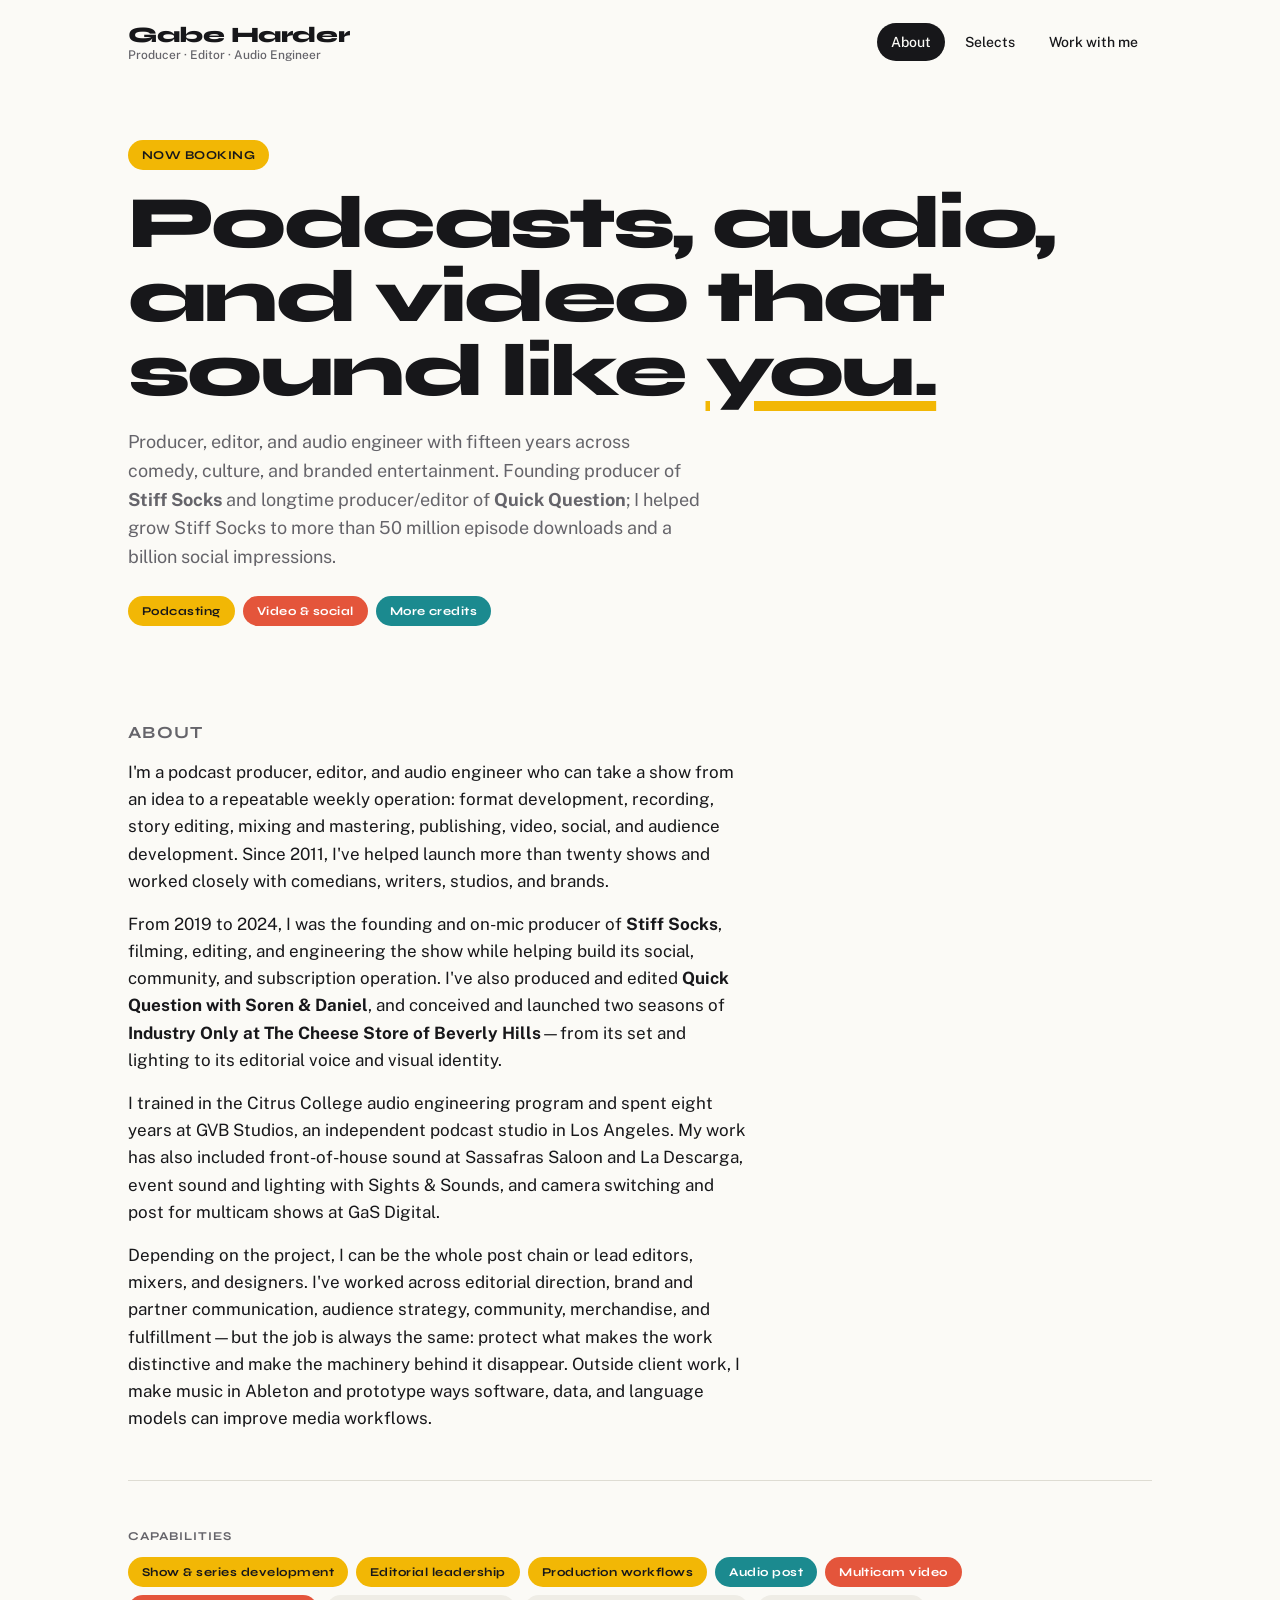
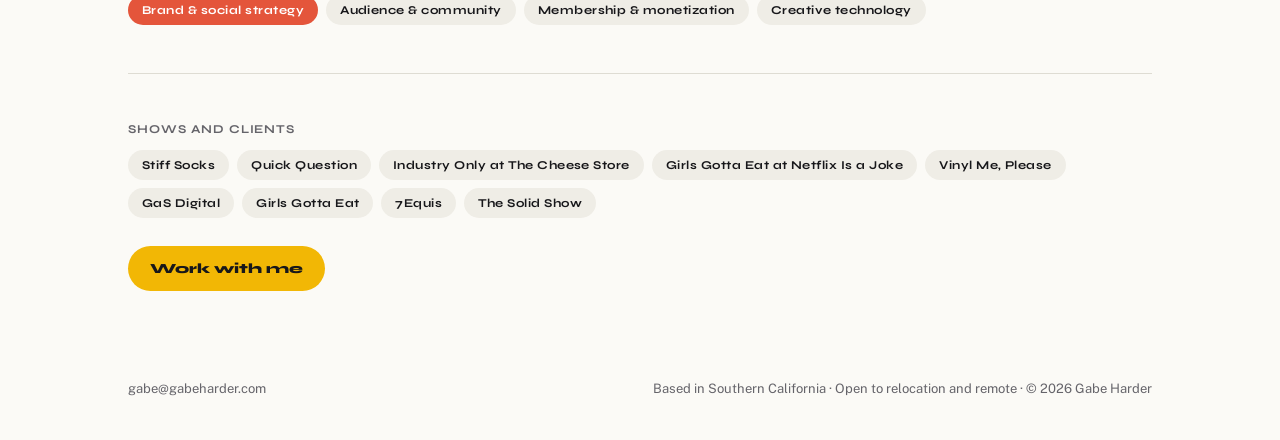
<file: index.html>
<!doctype html>
<html lang="en">
<head>
  <meta charset="utf-8">
  <meta name="viewport" content="width=device-width, initial-scale=1">
  <title>Gabe Harder — Producer, editor &amp; audio engineer</title>
  <meta name="description" content="Gabe Harder is a producer, editor, audio engineer, and creative partner with fifteen years across podcasts, audio, video, comedy, culture, and branded entertainment.">
  <link rel="preconnect" href="https://fonts.googleapis.com">
  <link rel="preconnect" href="https://fonts.gstatic.com" crossorigin>
  <link rel="stylesheet" href="https://fonts.googleapis.com/css2?family=Syne:wght@500;700;800&family=Public+Sans:wght@400;500;700&display=swap">
  <link rel="stylesheet" href="style.css">
</head>
<body>
<a class="skip" href="#main">Skip to content</a>
<div class="wrap">

  <header class="site-header">
    <a class="brand" href="index.html">Gabe Harder<small>Producer · Editor · Audio Engineer</small></a>
    <nav class="nav" aria-label="Site">
      <a href="index.html" aria-current="page">About</a>
      <a href="selects.html">Selects</a>
      <a href="hire.html">Work with me</a>
    </nav>
  </header>

  <main id="main">
    <section class="hero hero-solo">
      <div>
        <p class="eyebrow" style="margin-bottom:16px"><span class="tag p">Now booking</span></p>
        <h1 class="h1">Podcasts, audio, and video that sound like <span class="u">you.</span></h1>
        <p class="lede">Producer, editor, and audio engineer with fifteen years across comedy, culture, and branded entertainment. Founding producer of <strong>Stiff Socks</strong> and longtime producer/editor of <strong>Quick Question</strong>; I helped grow Stiff Socks to more than 50 million episode downloads and a billion social impressions.</p>
        <div class="tags">
          <a class="tag p" href="selects.html#podcasting">Podcasting</a>
          <a class="tag v" href="selects.html#video">Video &amp; social</a>
          <a class="tag a" href="selects.html#more">More credits</a>
        </div>
      </div>
    </section>

    <section class="band">
      <div class="prose">
        <p class="eyebrow">About</p>
        <p>I'm a podcast producer, editor, and audio engineer who can take a show from an idea to a repeatable weekly operation: format development, recording, story editing, mixing and mastering, publishing, video, social, and audience development. Since 2011, I've helped launch more than twenty shows and worked closely with comedians, writers, studios, and brands.</p>
        <p>From 2019 to 2024, I was the founding and on-mic producer of <strong>Stiff Socks</strong>, filming, editing, and engineering the show while helping build its social, community, and subscription operation. I've also produced and edited <strong>Quick Question with Soren &amp; Daniel</strong>, and conceived and launched two seasons of <strong>Industry Only at The Cheese Store of Beverly Hills</strong>—from its set and lighting to its editorial voice and visual identity.</p>
        <p>I trained in the Citrus College audio engineering program and spent eight years at GVB Studios, an independent podcast studio in Los Angeles. My work has also included front-of-house sound at Sassafras Saloon and La Descarga, event sound and lighting with Sights &amp; Sounds, and camera switching and post for multicam shows at GaS Digital.</p>
        <p>Depending on the project, I can be the whole post chain or lead editors, mixers, and designers. I've worked across editorial direction, brand and partner communication, audience strategy, community, merchandise, and fulfillment—but the job is always the same: protect what makes the work distinctive and make the machinery behind it disappear. Outside client work, I make music in Ableton and prototype ways software, data, and language models can improve media workflows.</p>
      </div>
    </section>

    <section class="band">
      <p class="eyebrow" style="margin-bottom:14px">Capabilities</p>
      <ul class="tags" aria-label="Professional capabilities">
        <li><span class="tag p">Show &amp; series development</span></li>
        <li><span class="tag p">Editorial leadership</span></li>
        <li><span class="tag p">Production workflows</span></li>
        <li><span class="tag a">Audio post</span></li>
        <li><span class="tag v">Multicam video</span></li>
        <li><span class="tag v">Brand &amp; social strategy</span></li>
        <li><span class="tag">Audience &amp; community</span></li>
        <li><span class="tag">Membership &amp; monetization</span></li>
        <li><span class="tag">Creative technology</span></li>
      </ul>
    </section>

    <section class="band">
      <p class="eyebrow" style="margin-bottom:14px">Shows and clients</p>
      <ul class="tags" aria-label="Selected shows and clients">
        <li><span class="tag">Stiff Socks</span></li>
        <li><span class="tag">Quick Question</span></li>
        <li><span class="tag">Industry Only at The Cheese Store</span></li>
        <li><span class="tag">Girls Gotta Eat at Netflix Is a Joke</span></li>
        <li><span class="tag">Vinyl Me, Please</span></li>
        <li><span class="tag">GaS Digital</span></li>
        <li><span class="tag">Girls Gotta Eat</span></li>
        <li><span class="tag">7Equis</span></li>
        <li><span class="tag">The Solid Show</span></li>
      </ul>
      <p style="margin-top:28px"><a class="btn pod" href="hire.html">Work with me</a></p>
    </section>
  </main>

  <footer class="site-footer">
    <span><a href="mailto:gabe@gabeharder.com">gabe@gabeharder.com</a></span>
    <span>Based in Southern California · Open to relocation and remote · © 2026 Gabe Harder</span>
  </footer>
</div>
</body>
</html>
</file>
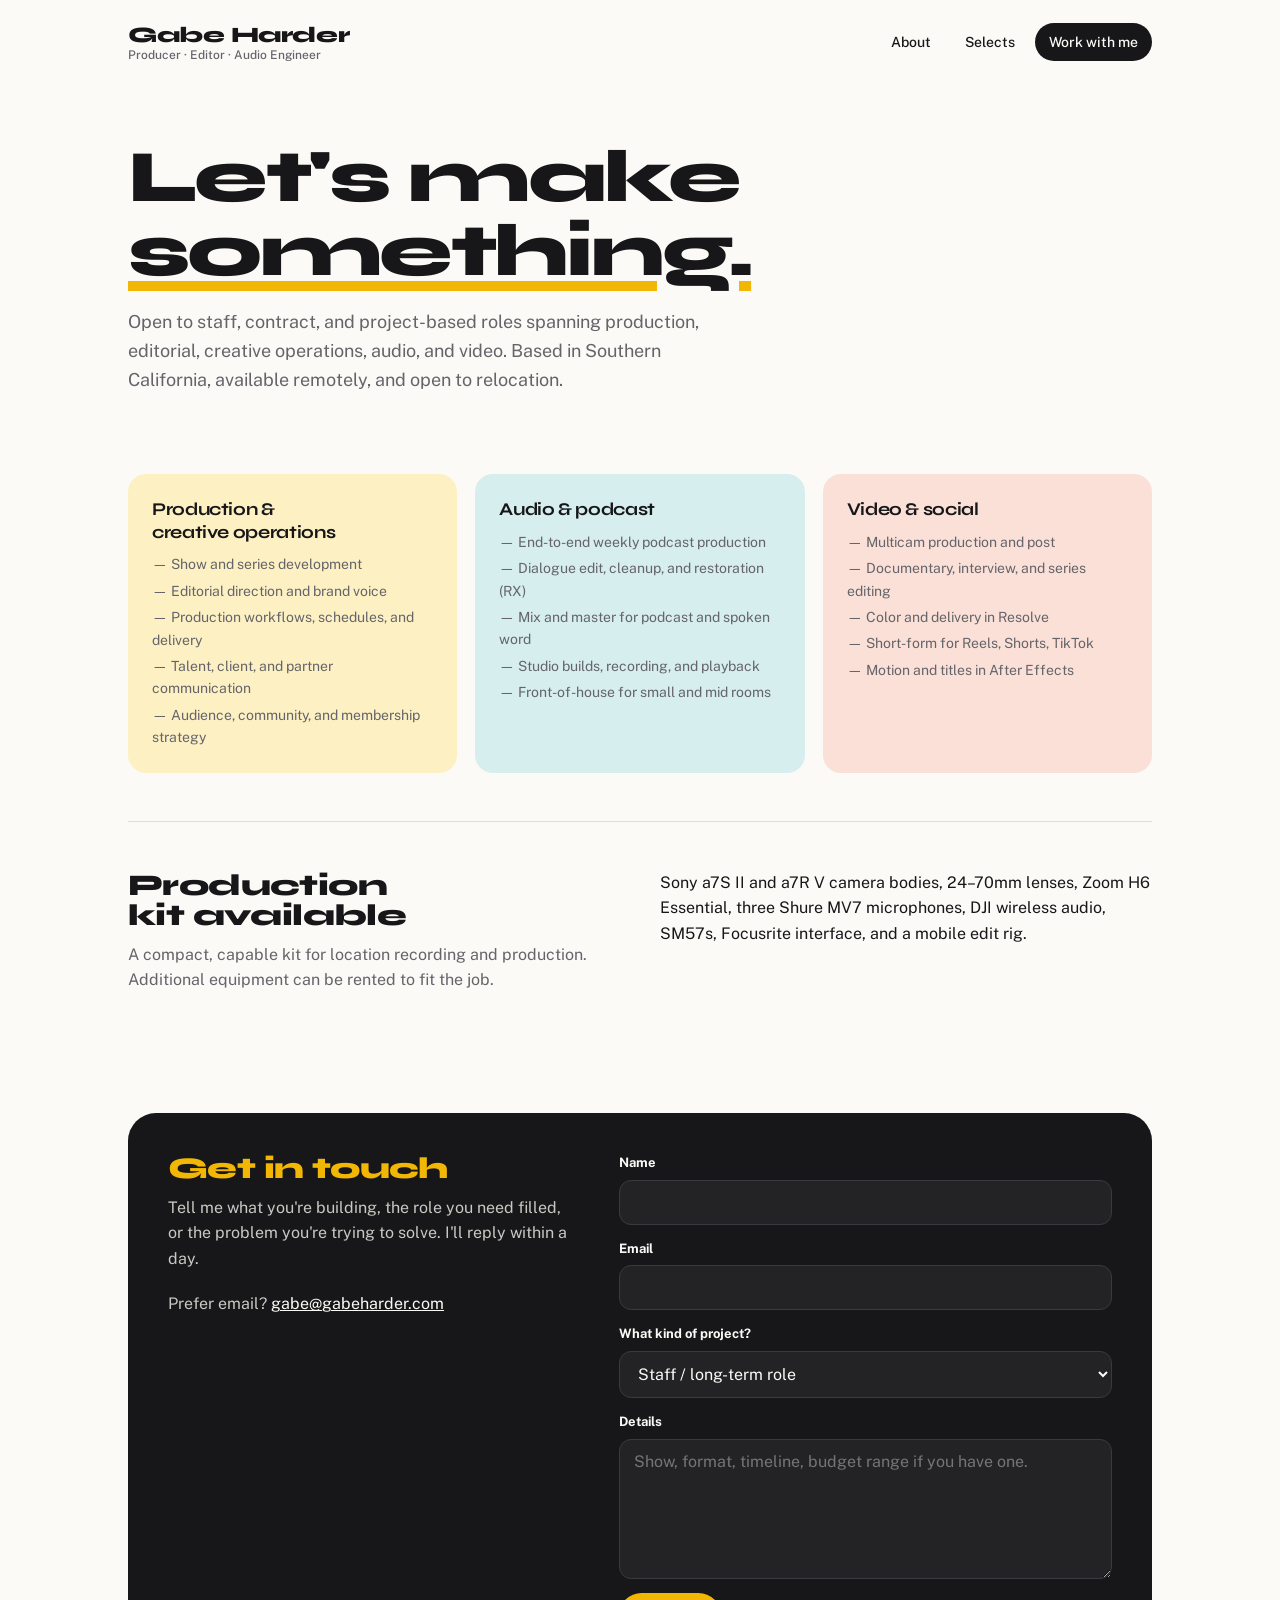
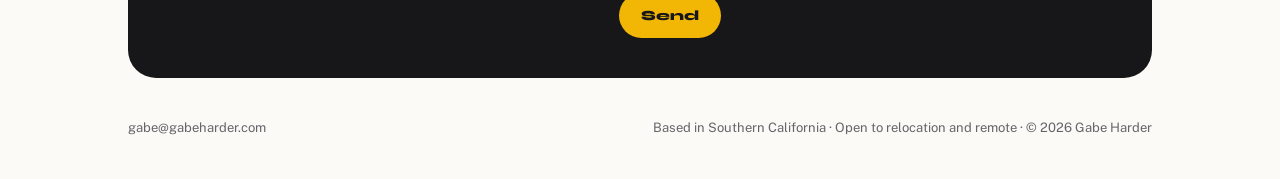
<file: hire.html>
<!doctype html>
<html lang="en">
<head>
  <meta charset="utf-8">
  <meta name="viewport" content="width=device-width, initial-scale=1">
  <title>Work with me — Gabe Harder</title>
  <meta name="description" content="Work with Gabe Harder across production, editorial, creative operations, audio, video, and live work. Available for staff, contract, and project-based roles.">
  <link rel="preconnect" href="https://fonts.googleapis.com">
  <link rel="preconnect" href="https://fonts.gstatic.com" crossorigin>
  <link rel="stylesheet" href="https://fonts.googleapis.com/css2?family=Syne:wght@500;700;800&family=Public+Sans:wght@400;500;700&display=swap">
  <link rel="stylesheet" href="style.css">
</head>
<body>
<a class="skip" href="#main">Skip to content</a>
<div class="wrap">

  <header class="site-header">
    <a class="brand" href="index.html">Gabe Harder<small>Producer · Editor · Audio Engineer</small></a>
    <nav class="nav" aria-label="Site">
      <a href="index.html">About</a>
      <a href="selects.html">Selects</a>
      <a href="hire.html" aria-current="page">Work with me</a>
    </nav>
  </header>

  <main id="main">
    <section class="hero" style="grid-template-columns:1fr;padding-bottom:32px">
      <div>
        <h1 class="h1">Let's make <span class="u">something.</span></h1>
        <p class="lede">Open to staff, contract, and project-based roles spanning production, editorial, creative operations, audio, and video. Based in Southern California, available remotely, and open to relocation.</p>
      </div>
    </section>

    <section class="band">
      <div class="services">
        <div class="service p">
          <h3 class="h3">Production &amp; creative operations</h3>
          <ul>
            <li>Show and series development</li>
            <li>Editorial direction and brand voice</li>
            <li>Production workflows, schedules, and delivery</li>
            <li>Talent, client, and partner communication</li>
            <li>Audience, community, and membership strategy</li>
          </ul>
        </div>
        <div class="service a">
          <h3 class="h3">Audio &amp; podcast</h3>
          <ul>
            <li>End-to-end weekly podcast production</li>
            <li>Dialogue edit, cleanup, and restoration (RX)</li>
            <li>Mix and master for podcast and spoken word</li>
            <li>Studio builds, recording, and playback</li>
            <li>Front-of-house for small and mid rooms</li>
          </ul>
        </div>
        <div class="service v">
          <h3 class="h3">Video &amp; social</h3>
          <ul>
            <li>Multicam production and post</li>
            <li>Documentary, interview, and series editing</li>
            <li>Color and delivery in Resolve</li>
            <li>Short-form for Reels, Shorts, TikTok</li>
            <li>Motion and titles in After Effects</li>
          </ul>
        </div>
      </div>
    </section>

    <section class="band">
      <div class="two-col">
        <div>
          <h2 class="h2">Production kit available</h2>
          <p class="band-intro" style="margin-top:12px">A compact, capable kit for location recording and production. Additional equipment can be rented to fit the job.</p>
        </div>
        <div>
          <p>Sony a7S II and a7R V camera bodies, 24–70mm lenses, Zoom H6 Essential, three Shure MV7 microphones, DJI wireless audio, SM57s, Focusrite interface, and a mobile edit rig.</p>
        </div>
      </div>
    </section>

    <section class="contact-block" id="contact">
      <div>
        <h2 class="h2">Get in touch</h2>
        <p>Tell me what you're building, the role you need filled, or the problem you're trying to solve. I'll reply within a day.</p>
        <p style="margin-top:20px">Prefer email? <a href="mailto:gabe@gabeharder.com">gabe@gabeharder.com</a></p>
      </div>
      <!-- Replace YOUR_FORM_ID with your Formspree form ID (formspree.io, free tier). -->
      <form class="form" action="https://formspree.io/f/YOUR_FORM_ID" method="POST">
        <label>Name <input type="text" name="name" required autocomplete="name"></label>
        <label>Email <input type="email" name="_replyto" required autocomplete="email"></label>
        <label>What kind of project?
          <select name="type">
            <option>Staff / long-term role</option>
            <option>Production &amp; creative operations</option>
            <option>Podcast production</option>
            <option>Audio post</option>
            <option>Live sound / playback</option>
            <option>Video / social</option>
            <option>Consulting</option>
            <option>Something else</option>
          </select>
        </label>
        <label>Details <textarea name="message" required placeholder="Show, format, timeline, budget range if you have one."></textarea></label>
        <input type="text" name="_gotcha" style="display:none" tabindex="-1" autocomplete="off">
        <div><button class="btn pod" type="submit">Send</button></div>
      </form>
    </section>
  </main>

  <footer class="site-footer">
    <span><a href="mailto:gabe@gabeharder.com">gabe@gabeharder.com</a></span>
    <span>Based in Southern California · Open to relocation and remote · © 2026 Gabe Harder</span>
  </footer>
</div>
</body>
</html>
</file>
<file: style.css>
/* Gabe Harder — site styles ("Marigold")
   Edit the tokens below to retune color and type site-wide. */

:root {
  --bg: #fbfaf6;
  --ink: #17171a;
  --mute: #65646a;
  --soft: #efede6;
  --line: #dedcd3;
  --pod: #f2b705;   /* podcasting */
  --aud: #1b8a8f;   /* audio post & live sound */
  --vid: #e4553b;   /* video & social */
  --pod-tint: #fdf1c4;
  --aud-tint: #d6eeee;
  --vid-tint: #fbe0d8;
  --display: "Syne", "Helvetica Neue", Arial, sans-serif;
  --body: "Public Sans", system-ui, -apple-system, "Segoe UI", sans-serif;
  --radius: 18px;
  --wrap: 1080px;
}

*, *::before, *::after { box-sizing: border-box; }
html { color-scheme: light; }
body { margin: 0; background: var(--bg); color: var(--ink); font: 400 16px/1.6 var(--body); -webkit-font-smoothing: antialiased; }
a { color: inherit; }
img, video, iframe { max-width: 100%; }
h1, h2, h3, h4 { margin: 0; text-wrap: balance; font-family: var(--display); letter-spacing: -.02em; }
p { margin: 0; }
ul { margin: 0; padding: 0; list-style: none; }
:focus-visible { outline: 3px solid var(--pod); outline-offset: 3px; border-radius: 4px; }

.wrap { max-width: var(--wrap); margin: 0 auto; padding: 0 28px; }
.skip { position: absolute; left: -999px; top: 8px; background: var(--ink); color: var(--bg); padding: 8px 12px; border-radius: 999px; z-index: 100; }
.skip:focus { left: 12px; }

/* ---------- header ---------- */
.site-header { display: flex; justify-content: space-between; align-items: center; padding: 22px 0; gap: 16px; }
.brand { font: 800 22px var(--display); letter-spacing: -.02em; text-decoration: none; }
.brand small { display: block; font: 500 12px var(--body); color: var(--mute); letter-spacing: 0; }
.nav { display: flex; gap: 6px; }
.nav a { text-decoration: none; padding: 8px 14px; border-radius: 999px; font-weight: 500; font-size: 14px; }
.nav a[aria-current="page"] { background: var(--ink); color: var(--bg); }
.nav a:hover:not([aria-current]) { background: var(--soft); }

/* ---------- type ---------- */
.h1 { font-size: clamp(42px, 6.2vw, 74px); line-height: 1; font-weight: 800; letter-spacing: -.035em; max-width: 13ch; }
.h1 .u { text-decoration: underline; text-decoration-color: var(--pod); text-decoration-thickness: .14em; text-underline-offset: .08em; }
.h2 { font-size: 30px; line-height: 1; font-weight: 800; }
.h3 { font-size: 18px; line-height: 1.25; font-weight: 700; }
.lede { font-size: 18px; color: var(--mute); max-width: 52ch; }
.prose { max-width: 62ch; display: flex; flex-direction: column; gap: 16px; }
.prose p { font-size: 17px; }
.eyebrow { font: 700 12px var(--display); letter-spacing: .08em; text-transform: uppercase; color: var(--mute); }
.tag { display: inline-block; font: 700 12px var(--display); letter-spacing: .04em; padding: 8px 14px; border-radius: 999px; color: var(--ink); background: var(--soft); text-decoration: none; }
.tag.p { background: var(--pod); } .tag.a { background: var(--aud); color: #fff; } .tag.v { background: var(--vid); color: #fff; }
.tags { display: flex; gap: 8px; flex-wrap: wrap; }
.btn { display: inline-block; background: var(--ink); color: var(--bg); text-decoration: none; font: 800 14px var(--display); padding: 14px 22px; border-radius: 999px; border: 0; cursor: pointer; }
.btn.pod { background: var(--pod); color: var(--ink); }
.btn:hover { transform: translateY(-1px); }

/* ---------- hero ---------- */
.hero { padding: 56px 0 48px; display: grid; grid-template-columns: 1fr 320px; gap: 40px; align-items: center; }
.hero .lede { margin-top: 20px; }
.hero .tags { margin-top: 24px; }
.hero-solo { grid-template-columns: 1fr; }
.sticker { position: relative; }
.sticker .badge { position: absolute; top: -14px; right: -18px; transform: rotate(8deg); background: var(--pod); font: 800 13px var(--display); padding: 10px 14px; border-radius: 999px; box-shadow: 0 6px 18px rgba(0,0,0,.12); }

/* ---------- sections / bands ---------- */
.band { padding: 48px 0; }
.band + .band { border-top: 1px solid var(--line); }
.band-head { display: flex; align-items: center; gap: 14px; margin-bottom: 22px; flex-wrap: wrap; }
.band-head .dot { width: 18px; height: 18px; border-radius: 50%; flex: none; }
.band.p .dot { background: var(--pod); } .band.a .dot { background: var(--aud); } .band.v .dot { background: var(--vid); }
.band-head p { color: var(--mute); margin-left: auto; font-size: 14px; }
.band-intro { max-width: 60ch; color: var(--mute); margin: -8px 0 24px; }

/* ---------- media tiles ---------- */
.grid { display: flex; flex-wrap: wrap; gap: 18px; align-items: flex-start; }
.card { display: flex; flex-direction: column; gap: 10px; }
.card .t { font-weight: 700; font-size: 15px; }
.card .m { font-size: 13px; color: var(--mute); }
.tile { position: relative; display: grid; place-items: center; overflow: hidden; border-radius: var(--radius); background: var(--soft); height: 260px; width: auto; }
.tile.h { aspect-ratio: 16/9; } .tile.v { aspect-ratio: 9/16; } .tile.sq { aspect-ratio: 1/1; }
.band.p .tile { background: var(--pod-tint); } .band.a .tile { background: var(--aud-tint); } .band.v .tile { background: var(--vid-tint); }
.tile iframe { position: absolute; inset: 0; width: 100%; height: 100%; border: 0; }
.tile .thumb { position: absolute; inset: 0; width: 100%; height: 100%; object-fit: cover; }
.tile .play { position: relative; width: 48px; height: 48px; border-radius: 50%; background: var(--ink); color: var(--bg); display: grid; place-items: center; border: 0; cursor: pointer; }
.tile .play::after { content: ""; border-style: solid; border-width: 8px 0 8px 14px; border-color: transparent transparent transparent currentColor; margin-left: 3px; }
.tile .lbl { position: absolute; left: 12px; bottom: 10px; font-size: 11px; letter-spacing: .06em; text-transform: uppercase; font-weight: 700; color: var(--mute); }
.tile.has-thumb .lbl { color: #fff; text-shadow: 0 1px 6px rgba(0,0,0,.5); }
.tile .thumb + .play { box-shadow: 0 6px 18px rgba(0,0,0,.25); }
.tile.audio { height: auto; width: 100%; aspect-ratio: auto; display: flex; align-items: center; gap: 14px; padding: 14px 16px; border-radius: 14px; }
.tile.audio audio { flex: 1; min-width: 0; }
.tile.audio .t { font-weight: 700; font-size: 14px; white-space: nowrap; }

.ext { font-size: 12px; font-weight: 600; color: var(--aud); text-decoration: none; white-space: nowrap; }
.ext:hover { text-decoration: underline; }
.card .ext { color: var(--vid); }

/* ---------- credits (audio post & live sound) ---------- */
.credits { display: grid; grid-template-columns: 1fr 1fr; gap: 40px; }
.credits h3 { font-size: 15px; letter-spacing: .04em; text-transform: uppercase; color: var(--aud); margin-bottom: 10px; }
.credit-list li { display: grid; grid-template-columns: 1fr auto; gap: 4px 16px; padding: 12px 0; border-bottom: 1px solid var(--line); }
.credit-list .name { font-weight: 700; }
.credit-list .yr { font-size: 13px; color: var(--mute); font-variant-numeric: tabular-nums; white-space: nowrap; }
.credit-list .role { grid-column: 1 / -1; font-size: 14px; color: var(--mute); }
.tools { display: flex; flex-wrap: wrap; gap: 8px; margin-top: 12px; }
.tools li { background: var(--aud-tint); font-size: 13px; font-weight: 500; padding: 6px 12px; border-radius: 999px; }
.ab { margin-top: 32px; }

/* ---------- hire page ---------- */
.services { display: grid; grid-template-columns: repeat(3, 1fr); gap: 18px; }
.service { border-radius: var(--radius); padding: 24px; display: flex; flex-direction: column; gap: 10px; }
.service.p { background: var(--pod-tint); } .service.a { background: var(--aud-tint); } .service.v { background: var(--vid-tint); }
.service ul { display: flex; flex-direction: column; gap: 4px; font-size: 14px; color: var(--mute); }
.service ul li::before { content: "— "; }
.two-col { display: grid; grid-template-columns: 1fr 1fr; gap: 40px; }
.gear li { display: flex; justify-content: space-between; gap: 16px; padding: 9px 0; border-bottom: 1px solid var(--line); font-size: 15px; }
.gear li span:last-child { color: var(--mute); font-size: 13px; white-space: nowrap; }
.form { display: flex; flex-direction: column; gap: 14px; }
.form label { display: flex; flex-direction: column; gap: 6px; font-size: 13px; font-weight: 700; }
.form input, .form textarea, .form select { font: 400 16px var(--body); padding: 12px 14px; border: 1px solid var(--line); border-radius: 12px; background: #fff; color: var(--ink); }
.form textarea { min-height: 140px; resize: vertical; }
.form input:focus, .form textarea:focus, .form select:focus { outline: 3px solid var(--pod); outline-offset: 0; border-color: var(--ink); }
.contact-block { background: var(--ink); color: var(--bg); border-radius: 28px; padding: 40px; margin-top: 48px; display: grid; grid-template-columns: 1fr 1.2fr; gap: 40px; }
.contact-block .h2 { color: var(--pod); }
.contact-block p { color: #c9c8c2; margin-top: 12px; max-width: 40ch; }
.contact-block a { color: var(--bg); }
.contact-block .form input, .contact-block .form textarea, .contact-block .form select { background: #232326; border-color: #3a3a3e; color: var(--bg); }

/* ---------- footer ---------- */
.site-footer { padding: 40px 0; display: flex; justify-content: space-between; gap: 16px; flex-wrap: wrap; font-size: 13px; color: var(--mute); }
.site-footer a { text-decoration: none; }
.site-footer a:hover { text-decoration: underline; }

/* ---------- responsive ---------- */
@media (max-width: 760px) {
  .wrap { padding: 0 18px; }
  .hero { grid-template-columns: 1fr; padding: 36px 0 32px; }
  .sticker { max-width: 240px; }
  .tile { height: 170px; }
  .credits, .two-col, .contact-block { grid-template-columns: 1fr; }
  .contact-block { padding: 28px; border-radius: 22px; }
  .services { grid-template-columns: 1fr; }
  .nav a { padding: 6px 10px; }
  .h2 { font-size: 26px; }
}
@media (prefers-reduced-motion: reduce) { .btn:hover { transform: none; } }
</file>
